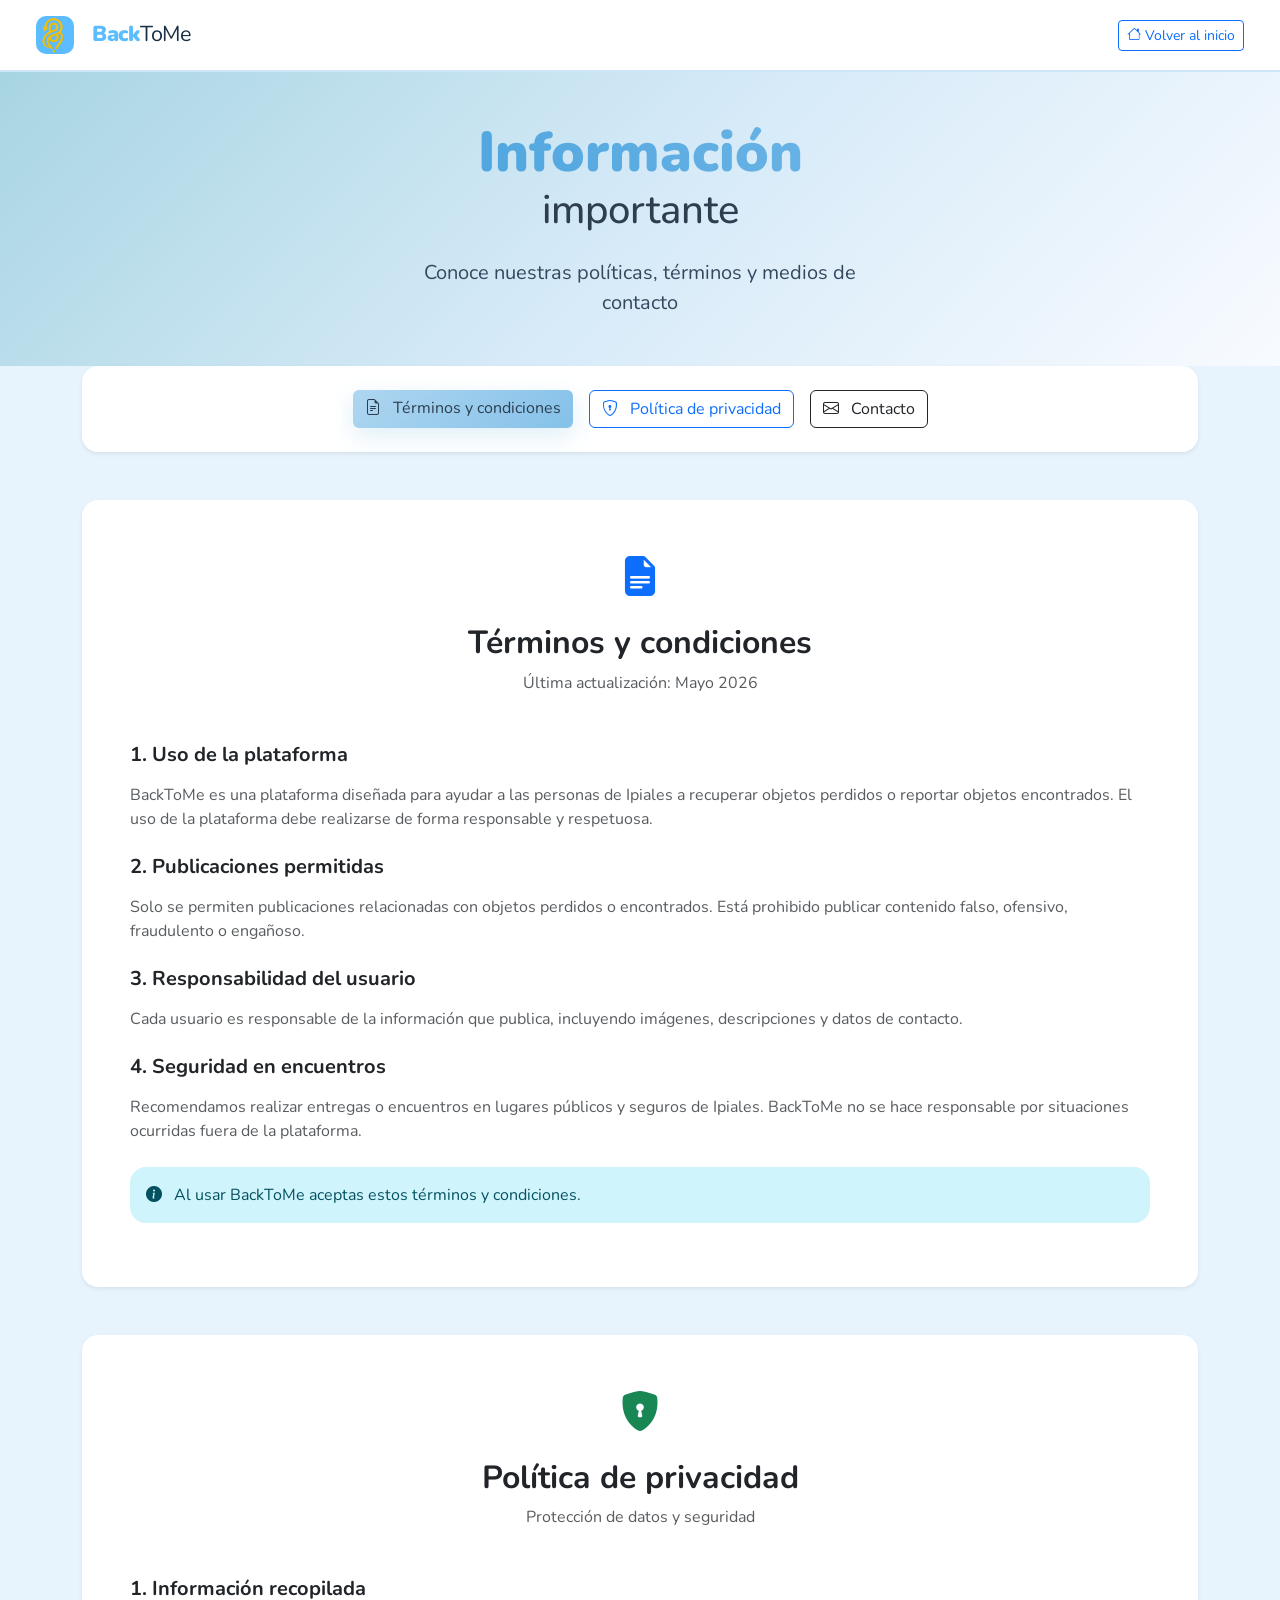
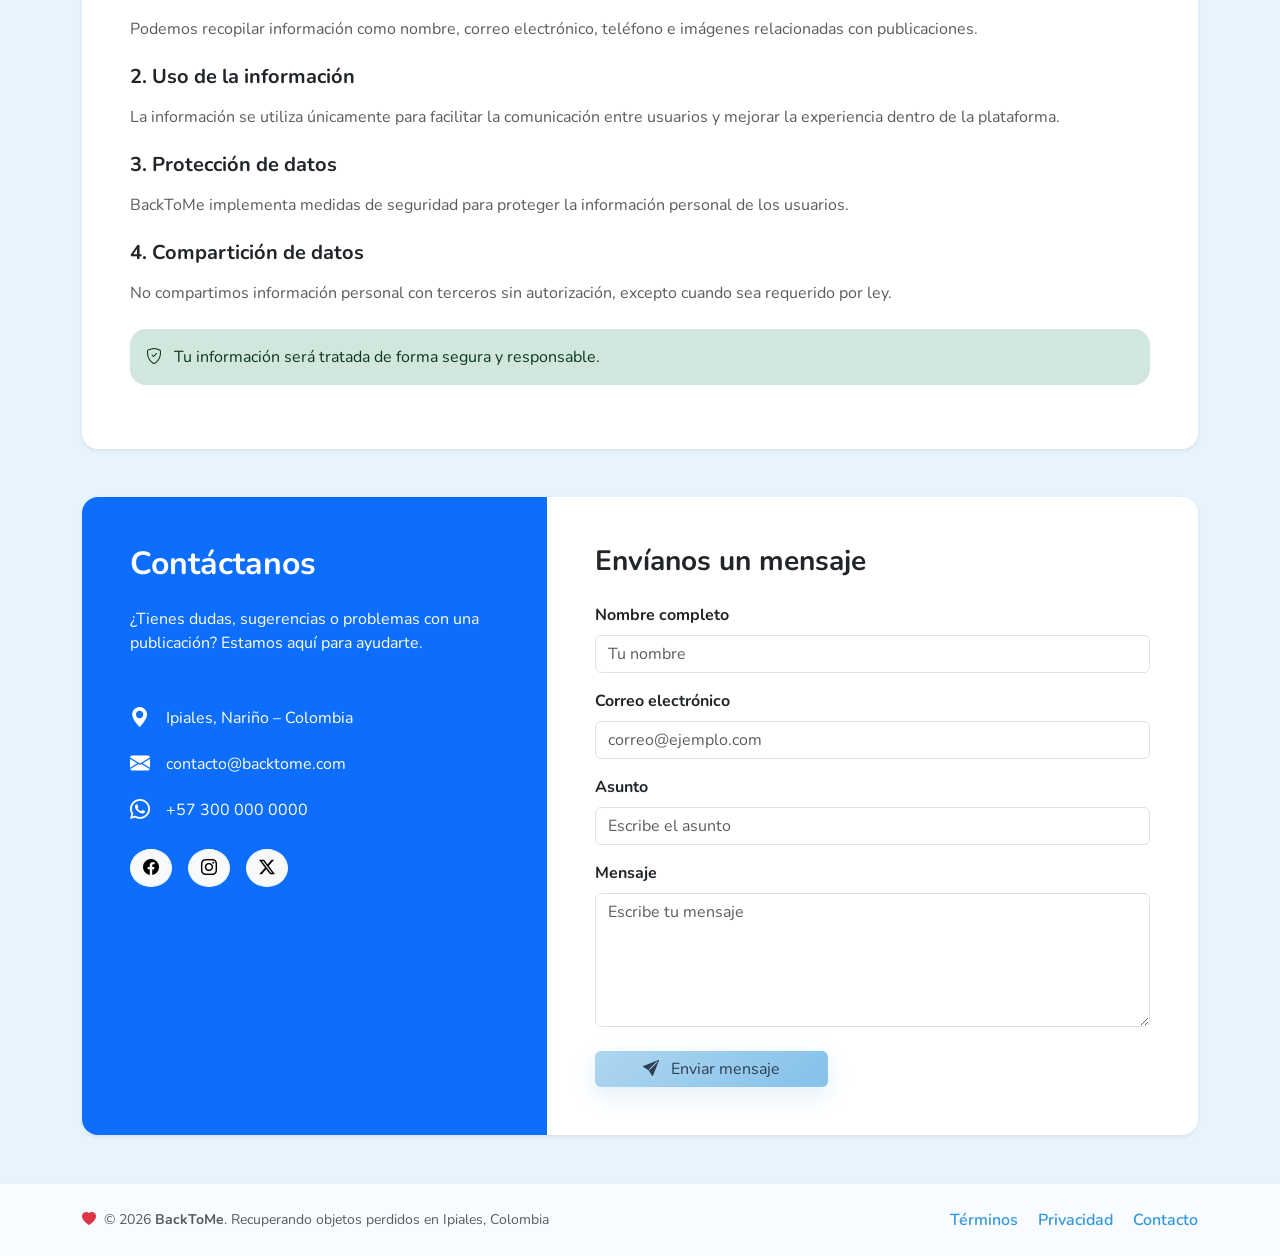
<file: terminos.html>
<!DOCTYPE html>
<html lang="es">
<head>

  <!-- ============================================================
     META
     ============================================================ -->
  <meta charset="UTF-8">
  <meta name="viewport" content="width=device-width, initial-scale=1.0">

  <title>BackToMe – Términos, Privacidad y Contacto</title>

  <!-- Bootstrap -->
  <link
    href="https://cdn.jsdelivr.net/npm/bootstrap@5.3.3/dist/css/bootstrap.min.css"
    rel="stylesheet">

  <!-- Bootstrap Icons -->
  <link
    href="https://cdn.jsdelivr.net/npm/bootstrap-icons@1.11.3/font/bootstrap-icons.min.css"
    rel="stylesheet">

  <!-- Google Fonts -->
  <link
    href="https://fonts.googleapis.com/css2?family=Nunito:wght@400;600;700;800&display=swap"
    rel="stylesheet">

  <!-- Tus estilos -->
  <link rel="stylesheet" href="styles.css">

</head>

<body>

  <!-- ============================================================
     NAVBAR
     ============================================================ -->
  <nav class="btm-navbar px-4 py-3">

    <div class="container-fluid d-flex align-items-center justify-content-between">

      <!-- LOGO -->
      <a href="index.html"
        class="btm-logo d-flex align-items-center text-decoration-none">

        <div class="btm-logo-img me-2">
          <img src="imagenes/logo.png" width="38">
        </div>

        <span class="btm-logo-text">
          <span class="bold-part">Back</span><span class="light-part">ToMe</span>
        </span>

      </a>

      <!-- BOTÓN -->
      <a href="index.html" class="btn btn-outline-primary btn-sm">
        <i class="bi bi-house"></i> Volver al inicio
      </a>

    </div>

  </nav>

  <!-- ============================================================
     HERO
     ============================================================ -->
  <section class="hero-section py-5 px-4">

    <div class="container text-center">

      <h1 class="hero-title mb-4">
        <span class="bold-part">Información</span> importante
      </h1>

      <p class="hero-subtitle">
        Conoce nuestras políticas, términos y medios de contacto
      </p>

    </div>

  </section>

  <!-- ============================================================
     NAVEGACIÓN INTERNA
     ============================================================ -->
  <section class="container mb-5">

    <div class="card border-0 shadow-sm rounded-4">

      <div class="card-body p-4">

        <div class="d-flex flex-wrap justify-content-center gap-3">

          <a href="#terminos" class="btn btn-pastel-primary">
            <i class="bi bi-file-earmark-text me-2"></i>
            Términos y condiciones
          </a>

          <a href="#privacidad" class="btn btn-outline-primary">
            <i class="bi bi-shield-lock me-2"></i>
            Política de privacidad
          </a>

          <a href="#contacto" class="btn btn-outline-dark">
            <i class="bi bi-envelope me-2"></i>
            Contacto
          </a>

        </div>

      </div>

    </div>

  </section>

  <!-- ============================================================
     TÉRMINOS Y CONDICIONES
     ============================================================ -->
  <section id="terminos" class="container pb-5">

    <div class="card border-0 shadow-sm rounded-4">

      <div class="card-body p-5">

        <!-- TÍTULO -->
        <div class="mb-5 text-center">

          <div class="mb-3">
            <i class="bi bi-file-earmark-text-fill fs-1 text-primary"></i>
          </div>

          <h2 class="fw-bold">
            Términos y condiciones
          </h2>

          <p class="text-muted">
            Última actualización: Mayo 2026
          </p>

        </div>

        <!-- CONTENIDO -->
        <div class="mb-4">

          <h5 class="fw-bold mb-3">
            1. Uso de la plataforma
          </h5>

          <p class="text-muted">
            BackToMe es una plataforma diseñada para ayudar a las personas
            de Ipiales a recuperar objetos perdidos o reportar objetos encontrados.
            El uso de la plataforma debe realizarse de forma responsable y respetuosa.
          </p>

        </div>

        <div class="mb-4">

          <h5 class="fw-bold mb-3">
            2. Publicaciones permitidas
          </h5>

          <p class="text-muted">
            Solo se permiten publicaciones relacionadas con objetos perdidos
            o encontrados. Está prohibido publicar contenido falso,
            ofensivo, fraudulento o engañoso.
          </p>

        </div>

        <div class="mb-4">

          <h5 class="fw-bold mb-3">
            3. Responsabilidad del usuario
          </h5>

          <p class="text-muted">
            Cada usuario es responsable de la información que publica,
            incluyendo imágenes, descripciones y datos de contacto.
          </p>

        </div>

        <div class="mb-4">

          <h5 class="fw-bold mb-3">
            4. Seguridad en encuentros
          </h5>

          <p class="text-muted">
            Recomendamos realizar entregas o encuentros en lugares públicos
            y seguros de Ipiales. BackToMe no se hace responsable por
            situaciones ocurridas fuera de la plataforma.
          </p>

        </div>

        <div class="alert alert-info border-0 rounded-4">

          <i class="bi bi-info-circle-fill me-2"></i>

          Al usar BackToMe aceptas estos términos y condiciones.

        </div>

      </div>

    </div>

  </section>

  <!-- ============================================================
     POLÍTICA DE PRIVACIDAD
     ============================================================ -->
  <section id="privacidad" class="container pb-5">

    <div class="card border-0 shadow-sm rounded-4">

      <div class="card-body p-5">

        <!-- TÍTULO -->
        <div class="mb-5 text-center">

          <div class="mb-3">
            <i class="bi bi-shield-lock-fill fs-1 text-success"></i>
          </div>

          <h2 class="fw-bold">
            Política de privacidad
          </h2>

          <p class="text-muted">
            Protección de datos y seguridad
          </p>

        </div>

        <!-- CONTENIDO -->
        <div class="mb-4">

          <h5 class="fw-bold mb-3">
            1. Información recopilada
          </h5>

          <p class="text-muted">
            Podemos recopilar información como nombre, correo electrónico,
            teléfono e imágenes relacionadas con publicaciones.
          </p>

        </div>

        <div class="mb-4">

          <h5 class="fw-bold mb-3">
            2. Uso de la información
          </h5>

          <p class="text-muted">
            La información se utiliza únicamente para facilitar la comunicación
            entre usuarios y mejorar la experiencia dentro de la plataforma.
          </p>

        </div>

        <div class="mb-4">

          <h5 class="fw-bold mb-3">
            3. Protección de datos
          </h5>

          <p class="text-muted">
            BackToMe implementa medidas de seguridad para proteger
            la información personal de los usuarios.
          </p>

        </div>

        <div class="mb-4">

          <h5 class="fw-bold mb-3">
            4. Compartición de datos
          </h5>

          <p class="text-muted">
            No compartimos información personal con terceros sin autorización,
            excepto cuando sea requerido por ley.
          </p>

        </div>

        <div class="alert alert-success border-0 rounded-4">

          <i class="bi bi-shield-check me-2"></i>

          Tu información será tratada de forma segura y responsable.

        </div>

      </div>

    </div>

  </section>

  <!-- ============================================================
     CONTACTO
     ============================================================ -->
  <section id="contacto" class="container pb-5">

    <div class="card border-0 shadow-sm rounded-4 overflow-hidden">

      <div class="row g-0">

        <!-- INFORMACIÓN -->
        <div class="col-lg-5 bg-primary text-white p-5">

          <h2 class="fw-bold mb-4">
            Contáctanos
          </h2>

          <p class="mb-5">
            ¿Tienes dudas, sugerencias o problemas con una publicación?
            Estamos aquí para ayudarte.
          </p>

          <!-- DATOS -->
          <div class="mb-4">

            <div class="d-flex align-items-center mb-3">
              <i class="bi bi-geo-alt-fill fs-5 me-3"></i>

              <span>
                Ipiales, Nariño – Colombia
              </span>
            </div>

            <div class="d-flex align-items-center mb-3">
              <i class="bi bi-envelope-fill fs-5 me-3"></i>

              <span>
                contacto@backtome.com
              </span>
            </div>

            <div class="d-flex align-items-center mb-3">
              <i class="bi bi-whatsapp fs-5 me-3"></i>

              <span>
                +57 300 000 0000
              </span>
            </div>

          </div>

          <!-- REDES -->
          <div class="d-flex gap-3 mt-4">

            <a href="#" class="btn btn-light rounded-circle">
              <i class="bi bi-facebook"></i>
            </a>

            <a href="#" class="btn btn-light rounded-circle">
              <i class="bi bi-instagram"></i>
            </a>

            <a href="#" class="btn btn-light rounded-circle">
              <i class="bi bi-twitter-x"></i>
            </a>

          </div>

        </div>

        <!-- FORMULARIO -->
        <div class="col-lg-7 p-5">

          <h3 class="fw-bold mb-4">
            Envíanos un mensaje
          </h3>

          <form>

            <!-- NOMBRE -->
            <div class="mb-3">

              <label class="form-label fw-bold">
                Nombre completo
              </label>

              <input
                type="text"
                class="form-control"
                placeholder="Tu nombre">

            </div>

            <!-- EMAIL -->
            <div class="mb-3">

              <label class="form-label fw-bold">
                Correo electrónico
              </label>

              <input
                type="email"
                class="form-control"
                placeholder="correo@ejemplo.com">

            </div>

            <!-- ASUNTO -->
            <div class="mb-3">

              <label class="form-label fw-bold">
                Asunto
              </label>

              <input
                type="text"
                class="form-control"
                placeholder="Escribe el asunto">

            </div>

            <!-- MENSAJE -->
            <div class="mb-4">

              <label class="form-label fw-bold">
                Mensaje
              </label>

              <textarea
                class="form-control"
                rows="5"
                placeholder="Escribe tu mensaje"></textarea>

            </div>

            <!-- BOTÓN -->
            <button class="btn btn-pastel-primary px-5">

              <i class="bi bi-send-fill me-2"></i>

              Enviar mensaje

            </button>

          </form>

        </div>

      </div>

    </div>

  </section>

  <!-- ============================================================
     FOOTER
     ============================================================ -->
  <footer class="footer-section py-4">

    <div class="container">

      <div class="row align-items-center">

        <div class="col-md-6">

          <p class="mb-0 text-muted small">

            <i class="bi bi-heart-fill text-danger me-1"></i>

            © 2026 <strong>BackToMe</strong>.
            Recuperando objetos perdidos en Ipiales, Colombia

          </p>

        </div>

        <div class="col-md-6 text-md-end mt-2 mt-md-0">

          <a href="#terminos" class="footer-link me-3">
            Términos
          </a>

          <a href="#privacidad" class="footer-link me-3">
            Privacidad
          </a>

          <a href="#contacto" class="footer-link">
            Contacto
          </a>

        </div>

      </div>

    </div>

  </footer>

  <!-- ============================================================
     SCRIPTS
     ============================================================ -->
  <script
    src="https://cdn.jsdelivr.net/npm/bootstrap@5.3.3/dist/js/bootstrap.bundle.min.js">
  </script>

</body>
</html>
</file>
<file: styles.css>
/* ================================================================
   STYLES.CSS  –  BackToMe
   Hoja de estilos compartida: index.html + admin.html
   Paleta: Azul pastel / Celeste claro
   ================================================================ */

/* ----------------------------------------------------------------
   VARIABLES GLOBALES
   Un único lugar para cambiar colores, sombras y radios.
   ---------------------------------------------------------------- */
:root {
  /* Paleta principal */
  --btm-primary:        #5bbcff;
  --btm-primary-dark:   #3498DB;
  --btm-primary-mid:    #85C1E9;
  --btm-primary-soft:   #A8D5E2;
  --btm-primary-lite:   #74BBF0;

  /* Fondos */
  --btm-light:          #e8f4fd;
  --btm-card-bg:        #ffffff;
  --btm-bg-page:        #F8FBFF;

  /* Bordes */
  --btm-border:         #cde7f8;

  /* Texto */
  --btm-text:           #1a2f45;
  --btm-muted:          #6b8aaa;

  /* Semánticos */
  --btm-danger:         #dc3545;
  --btm-success:        #198754;
  --btm-warning:        #fd7e14;
  --btm-purple:         #6f42c1;

  /* Radios */
  --radius-card:        16px;
  --radius-btn:         12px;

  /* Sombras */
  --shadow-card:        0 6px 24px rgba(47, 158, 232, 0.15);
  --shadow-hover:       0 25px 50px rgba(0, 0, 0, 0.15);

  /* Tipografía */
  --font-body:          'Nunito', sans-serif;
}

/* ----------------------------------------------------------------
   RESET MÍNIMO
   ---------------------------------------------------------------- */
*,
*::before,
*::after {
  box-sizing: border-box;
}

/* ----------------------------------------------------------------
   BODY
   ---------------------------------------------------------------- */
body {
  font-family: var(--font-body);
  background-color: var(--btm-light);
  color: var(--btm-text);
  min-height: 100vh;
}

/* ================================================================
   NAVBAR
   Sticky top, borde inferior sutil.
   ================================================================ */
.btm-navbar {
  background-color: var(--btm-card-bg);
  border-bottom: 2px solid var(--btm-border);
  position: sticky;
  top: 0;
  z-index: 100;
  display: flex;
  justify-content: space-between;
  align-items: center;
}

/* ── Logo ── */
.btm-logo {
  display: flex;
  align-items: center;
  gap: 10px;
  text-decoration: none;
}

.btm-logo-img {
  width: 38px;
  height: 38px;
  border-radius: 10px;
  background-color: var(--btm-primary);
  display: flex;
  align-items: center;
  justify-content: center;
  overflow: hidden;
  flex-shrink: 0;
}

.btm-logo-img img {
  width: 100%;
  height: 100%;
  object-fit: contain;
  object-position: center;
}

.btm-logo-text {
  font-size: 1.35rem;
  letter-spacing: -0.5px;
  line-height: 1;
}

.btm-logo-text .bold-part  { font-weight: 900; color: var(--btm-primary); }
.btm-logo-text .light-part { font-weight: 400; color: var(--btm-text); }

/* ================================================================
   NAVBAR – MENÚ CENTRAL (nuevo)
   ================================================================ */
.nav {
  align-items: center;
  margin-bottom: 0; /* quita espacio raro */
}

.nav-link {
  color: var(--btm-text);
  font-weight: 600;
  padding: 6px 14px;
  border-radius: 10px;
  transition: all 0.25s ease;
}

/* Hover bonito */
.nav-link:hover {
  background: var(--btm-light);
  color: var(--btm-primary-dark);
}

/* Activo */
.nav-link.active {
  background: var(--btm-primary);
  color: white !important;
  box-shadow: 0 4px 12px rgba(91, 188, 255, 0.3);
}

/* ================================================================
   BOTONES AUTH (login / register)
   ================================================================ */
.navbar-actions .btn {
  border-radius: var(--radius-btn);
  font-weight: 600;
  transition: all 0.25s ease;
}

.navbar-actions .btn-outline-secondary:hover {
  background: var(--btm-light);
  border-color: var(--btm-primary);
  color: var(--btm-primary-dark);
}

.navbar-actions .btn-primary {
  background: var(--btm-primary);
  border: none;
}

.navbar-actions .btn-primary:hover {
  background: var(--btm-primary-dark);
  transform: translateY(-1px);
  box-shadow: 0 6px 18px rgba(91, 188, 255, 0.4);
}

/* ================================================================
   NAVBAR RESPONSIVE
   ================================================================ */
@media (max-width: 768px) {

  .nav {
    display: none !important; /* Oculta menú central en móvil */
  }

  .navbar-actions .btn {
    font-size: 0.8rem;
    padding: 6px 10px;
  }

}

.btm-navbar {
  transition: box-shadow 0.3s ease;
}

.btm-navbar:hover {
  box-shadow: 0 8px 25px rgba(0, 0, 0, 0.05);
}

/* ================================================================
   LAYOUT PRINCIPAL (Admin)
   ================================================================ */
.btm-main {
  max-width: 1200px;
  margin: 0 auto;
}

/* ================================================================
   ALERTA ADMIN
   ================================================================ */
.btm-alert-admin {
  background-color: #fff5f5;
  border: 1.5px solid #f5c6cb;
  border-radius: var(--radius-card);
  color: var(--btm-danger);
}

/* ================================================================
   TARJETAS DE ESTADÍSTICAS – Admin
   ================================================================ */
.stat-card {
  background-color: var(--btm-card-bg);
  border: 1.5px solid var(--btm-border);
  border-radius: var(--radius-card);
  padding: 1.4rem 1.6rem;
  display: flex;
  align-items: center;
  justify-content: space-between;
  transition: box-shadow 0.25s ease, transform 0.2s ease;
}

.stat-card:hover {
  box-shadow: var(--shadow-card);
  transform: translateY(-2px);
}

/* Etiqueta y valor (admin) */
.stat-card .stat-label {
  font-size: 0.82rem;
  font-weight: 600;
  color: var(--btm-muted);
  margin-bottom: 6px;
  text-transform: uppercase;
  letter-spacing: 0.4px;
}

.stat-card .stat-value {
  font-size: 2.1rem;
  font-weight: 900;
  color: var(--btm-text);
  line-height: 1;
  margin: 0;
}

/* ── Íconos de las stat-card (Admin) ── */
.stat-icon {
  width: 54px;
  height: 54px;
  border-radius: 14px;
  display: flex;
  align-items: center;
  justify-content: center;
  flex-shrink: 0;
}

.stat-icon i { font-size: 1.65rem; }

.stat-icon.icon-users   { background-color: #dbeffe; color: var(--btm-primary); }
.stat-icon.icon-posts   { background-color: #d4edda; color: var(--btm-success); }
.stat-icon.icon-new     { background-color: #e8d8f8; color: var(--btm-purple); }
.stat-icon.icon-reports { background-color: #ffe5d0; color: var(--btm-warning); }

/* ================================================================
   MENÚ LATERAL (Offcanvas)
   ================================================================ */
.menu {
  list-style: none;
  padding: 0;
  margin: 0;
}

.menu li {
  padding: 10px 12px;
  border-radius: 10px;
  cursor: pointer;
  transition: background 0.2s ease, color 0.2s ease;
}

.menu li:hover {
  background: var(--btm-light);
  color: var(--btm-primary-dark);
}

/* Link dentro de <li> */
.menu-link {
  text-decoration: none;
  color: inherit;
  display: flex;
  align-items: center;
  gap: 10px;
  width: 100%;
  transition: color 0.2s ease;
}

.menu-link:hover,
.menu-link.active { color: var(--btm-primary-dark); }

/* Cerrar sesión */
.logout {
  display: flex;
  align-items: center;
  gap: 10px;
  padding: 10px;
  cursor: pointer;
  color: var(--btm-danger);
  font-weight: 600;
  background: none;
  border: none;
  font-family: var(--font-body);
  font-size: 1rem;
  transition: opacity 0.2s ease;
}

.logout:hover { opacity: 0.75; }

/* ================================================================
   TABS (Admin – Gestión de contenido)
   ================================================================ */
.tabs {
  display: flex;
  background: #f1f3f5;
  border-radius: 30px;
  padding: 5px;
  gap: 4px;
}

.tab {
  flex: 1;
  border: none;
  background: transparent;
  padding: 10px;
  border-radius: 30px;
  cursor: pointer;
  font-family: var(--font-body);
  font-weight: 600;
  transition: background 0.3s ease, box-shadow 0.3s ease;
}

.tab.active {
  background: var(--btm-card-bg);
  box-shadow: 0 2px 8px rgba(0, 0, 0, 0.1);
}

/* ================================================================
   BUSCADOR (Admin)
   ================================================================ */
.search-box {
  display: flex;
  align-items: center;
  background: #f1f3f5;
  border-radius: 10px;
  padding: 10px 14px;
  gap: 10px;
}

.search-box input {
  border: none;
  background: transparent;
  width: 100%;
  outline: none;
  font-family: var(--font-body);
  font-size: 0.95rem;
}

/* ================================================================
   ITEMS DE LISTA (Admin – usuarios / publicaciones)
   ================================================================ */
.item {
  background: var(--btm-card-bg);
  border: 1px solid #eee;
  border-radius: 12px;
  padding: 15px;
  margin-bottom: 10px;
  display: flex;
  justify-content: space-between;
  align-items: flex-start;
  transition: box-shadow 0.2s ease;
}

.item:hover {
  box-shadow: 0 4px 16px rgba(0, 0, 0, 0.08);
}

/* Tarjeta de usuario con todos los datos */
.usuario-card {
  flex: 1;
  margin-right: 15px;
}

.usuario-card .row > div {
  margin-bottom: 8px;
}

.admin-user-photos {
  display: flex;
  flex-wrap: wrap;
  gap: 12px;
}

.admin-photo-thumb,
.admin-photo-empty {
  width: 132px;
  min-height: 132px;
  border: 1px solid var(--btm-border);
  border-radius: 10px;
  background: #fff;
  padding: 8px;
  color: var(--btm-text);
  display: flex;
  flex-direction: column;
  gap: 8px;
  align-items: center;
  justify-content: center;
}

.admin-photo-thumb {
  cursor: pointer;
  transition: border-color 0.2s ease, box-shadow 0.2s ease, transform 0.2s ease;
}

.admin-photo-thumb:hover {
  border-color: var(--btm-primary);
  box-shadow: 0 6px 18px rgba(52, 152, 219, 0.16);
  transform: translateY(-1px);
}

.admin-photo-thumb img {
  width: 100%;
  height: 92px;
  border-radius: 8px;
  object-fit: cover;
}

.admin-photo-thumb.document img {
  object-fit: contain;
  background: #f8fbff;
}

.admin-photo-thumb span,
.admin-photo-empty span {
  font-size: 0.78rem;
  font-weight: 700;
  text-align: center;
}

.admin-photo-empty {
  color: var(--btm-text-muted);
  background: #f8fbff;
  border-style: dashed;
}

.admin-photo-empty i {
  font-size: 1.8rem;
}

.admin-photo-modal-img {
  width: 100%;
  max-height: 72vh;
  object-fit: contain;
  border-radius: 8px;
  background: #fff;
}

/* Badge de rol */
.badge-role {
  background: var(--btm-light);
  color: var(--btm-primary-dark);
  padding: 3px 8px;
  border-radius: 8px;
  font-size: 0.75rem;
  font-weight: 600;
}

/* Sección de gestión */
.gestion-contenido {
  border-radius: var(--radius-card);
  border: 1.5px solid var(--btm-border);
}

/* ================================================================
   HERO SECTION (Index)
   ================================================================ */
.hero-section {
  background: linear-gradient(135deg,
    #A8D5E2 0%,   /* Azul pastel */
    #D6EAF8 50%,  /* Celeste pastel */
    #F8FBFF 100%  /* Blanco hielo */
  );
  color: #2C3E50;
  margin-top: -1px; /* Elimina micro-gap con el navbar */
}

/* Título hero con gradiente de texto */
.hero-title .bold-part {
  font-weight: 900;
  font-size: clamp(2.5rem, 5vw, 3.5rem);
  background: linear-gradient(45deg, var(--btm-primary-dark), var(--btm-primary-mid));
  -webkit-background-clip: text;
  -webkit-text-fill-color: transparent;
  background-clip: text;
  display: block;
}

.hero-subtitle {
  font-size: 1.25rem;
  color: #34495E;
  max-width: 500px;
  margin: 0 auto;
}

/* ── Botones pastel del hero ── */
.btn-pastel-primary {
  background: linear-gradient(135deg, #AED6F0, var(--btm-primary-mid));
  border: none;
  color: #2C3E50;
  box-shadow: 0 8px 25px rgba(174, 214, 240, 0.4);
  transition: all 0.3s ease;
}

.btn-pastel-primary:hover {
  background: linear-gradient(135deg, var(--btm-primary-mid), var(--btm-primary-lite));
  transform: translateY(-2px);
  box-shadow: 0 12px 35px rgba(174, 214, 240, 0.6);
  color: #2C3E50;
}

.btn-pastel-secondary {
  background: linear-gradient(135deg, #F8FBFF, #E8F6F3);
  border: 2px solid var(--btm-primary-soft);
  color: #2C3E50;
  box-shadow: 0 8px 25px rgba(168, 213, 226, 0.3);
  transition: all 0.3s ease;
}

.btn-pastel-secondary:hover {
  background: linear-gradient(135deg, #E8F6F3, #D5F4E6);
  transform: translateY(-2px);
  box-shadow: 0 12px 35px rgba(168, 213, 226, 0.5);
  color: #2C3E50;
}

/* ================================================================
   ESTADÍSTICAS – Index (stat-card-home)
   Diferente de stat-card del admin: más grandes y coloridas.
   ================================================================ */
.stats-section {
  background: var(--btm-bg-page);
}

.stat-card-home {
  padding: 2.5rem 1.5rem;
  border-radius: 24px;
  background: var(--btm-card-bg);
  box-shadow: 0 4px 20px rgba(0, 0, 0, 0.08);
  border: 1px solid rgba(255, 255, 255, 0.5);
  position: relative;
  overflow: hidden;
  transition: transform 0.4s cubic-bezier(0.4, 0, 0.2, 1), box-shadow 0.4s ease;
}

/* Barra de color superior por variante */
.stat-card-home::before {
  content: '';
  position: absolute;
  top: 0;
  left: 0;
  right: 0;
  height: 4px;
  border-radius: 24px 24px 0 0;
}

.stat-card-home.success::before { background: linear-gradient(90deg, #D5F4E6, #A9DFBF); }
.stat-card-home.primary::before { background: linear-gradient(90deg, #AED6F0, var(--btm-primary-mid)); }
.stat-card-home.warning::before { background: linear-gradient(90deg, #FEF9E7, #FAD7A8); }
.stat-card-home.info::before    { background: linear-gradient(90deg, #E8F6F3, #B2DFDB); }

/* Ícono circular grande (Index) */
.stat-card-home .stat-icon {
  width: 85px;
  height: 85px;
  border-radius: 50%;
  margin: 0 auto 1.5rem;
  font-size: 2.2rem;
  box-shadow: 0 8px 25px rgba(0, 0, 0, 0.1);
}

.stat-card-home.success .stat-icon { background: linear-gradient(135deg, #D5F4E6, #C8E6C9); color: #2E7D32; }
.stat-card-home.primary .stat-icon { background: linear-gradient(135deg, #BBDEFB, #90CAF9); color: #1565C0; }
.stat-card-home.warning .stat-icon { background: linear-gradient(135deg, #FFF8E1, #FFF59D); color: #F57C00; }
.stat-card-home.info    .stat-icon { background: linear-gradient(135deg, #E0F2F1, #B2DFDB); color: #00695C; }

/* Valor (Index) */
.stat-card-home .stat-value {
  font-size: clamp(2rem, 4vw, 2.8rem);
  font-weight: 900;
  color: #1A237E;
  line-height: 1.1;
  margin-bottom: 0.75rem;
}

/* Etiqueta (Index) */
.stat-card-home .stat-label {
  font-size: 0.95rem;
  font-weight: 700;
  color: #546E7A;
  text-transform: uppercase;
  letter-spacing: 1px;
}

.stat-card-home:hover {
  transform: translateY(-12px);
  box-shadow: var(--shadow-hover) !important;
}

/* ================================================================
   PUBLICACIONES RECIENTES – Cards hover
   ================================================================ */
.hover-card {
  transition: transform 0.3s ease, box-shadow 0.3s ease;
  border-radius: var(--radius-card);
}

.hover-card:hover {
  transform: translateY(-4px);
  box-shadow: var(--shadow-card);
}

.publicacion-card {
  cursor: pointer;
  overflow: hidden;
  border: 1px solid rgba(205, 231, 248, 0.9);
}

.publicacion-card:focus-visible {
  outline: 3px solid rgba(91, 188, 255, 0.45);
  outline-offset: 3px;
}

.publicacion-card-media {
  position: relative;
  height: 168px;
  background: linear-gradient(135deg, #f8fbff, #e8f4fd);
  display: flex;
  align-items: center;
  justify-content: center;
  overflow: hidden;
}

.publicacion-card-media img {
  width: 100%;
  height: 100%;
  object-fit: contain;
  object-position: center;
  padding: 8px;
}

.publicacion-card-title {
  min-width: 0;
  margin: 0;
  font-weight: 800;
  line-height: 1.25;
  display: -webkit-box;
  -webkit-line-clamp: 2;
  -webkit-box-orient: vertical;
  overflow: hidden;
}

.publicacion-photo-count {
  position: absolute;
  right: 10px;
  bottom: 10px;
  display: inline-flex;
  align-items: center;
  gap: 5px;
  padding: 5px 9px;
  border-radius: 999px;
  background: rgba(26, 47, 69, 0.82);
  color: #fff;
  font-size: 0.78rem;
  font-weight: 700;
  line-height: 1;
  backdrop-filter: blur(8px);
}

.detalle-publicacion-gallery {
  background: #f8fbff;
}

.detalle-publicacion-gallery .carousel,
.detalle-publicacion-gallery .carousel-inner,
.detalle-publicacion-gallery .carousel-item {
  height: min(68vh, 620px);
  min-height: 360px;
}

.detalle-publicacion-img {
  width: 100%;
  height: 100%;
  object-fit: contain;
  object-position: center;
  padding: 18px;
}

.detalle-publicacion-info {
  height: 100%;
  padding: 2rem;
  background: #fff;
}

.detalle-publicacion-meta {
  display: grid;
  gap: 12px;
  margin: 0 0 1.5rem;
}

.detalle-publicacion-meta div {
  padding: 12px 14px;
  border: 1px solid var(--btm-border);
  border-radius: 12px;
  background: var(--btm-bg-page);
}

.detalle-publicacion-meta dt {
  margin-bottom: 4px;
  color: var(--btm-muted);
  font-size: 0.78rem;
  font-weight: 800;
  text-transform: uppercase;
  letter-spacing: 0.04em;
}

.detalle-publicacion-meta dd,
.detalle-publicacion-text {
  margin: 0;
  color: var(--btm-text);
  overflow-wrap: anywhere;
}

.detalle-carousel-control {
  width: 58px;
}

/* ================================================================
   MIS PUBLICACIONES
   ================================================================ */
.mis-publicaciones-hero {
  display: flex;
  align-items: center;
  justify-content: space-between;
  gap: 1rem;
  padding: 2rem;
  border: 1.5px solid var(--btm-border);
  border-radius: var(--radius-card);
  background: linear-gradient(135deg, #ffffff 0%, #f8fbff 55%, #e8f4fd 100%);
  box-shadow: var(--shadow-card);
}

.fw-black {
  font-weight: 900;
}

.mis-publicaciones-toolbar {
  display: grid;
  grid-template-columns: minmax(0, 1fr) 220px;
  gap: 12px;
}

.mis-publicaciones-list {
  display: grid;
  gap: 14px;
}

.mis-publicacion-item {
  display: grid;
  grid-template-columns: 132px minmax(0, 1fr) auto;
  align-items: center;
  gap: 16px;
  padding: 14px;
  border: 1px solid var(--btm-border);
  border-radius: 14px;
  background: #fff;
  transition: border-color 0.2s ease, box-shadow 0.2s ease, transform 0.2s ease;
}

.mis-publicacion-item:hover {
  border-color: var(--btm-primary-mid);
  box-shadow: 0 8px 24px rgba(47, 158, 232, 0.12);
  transform: translateY(-1px);
}

.mis-publicacion-thumb {
  position: relative;
  width: 132px;
  height: 104px;
  border-radius: 12px;
  overflow: hidden;
  background: var(--btm-bg-page);
  border: 1px solid rgba(205, 231, 248, 0.9);
}

.mis-publicacion-thumb img {
  width: 100%;
  height: 100%;
  object-fit: contain;
  object-position: center;
  padding: 6px;
}

.mis-publicacion-thumb span {
  position: absolute;
  right: 7px;
  bottom: 7px;
  display: inline-flex;
  align-items: center;
  gap: 4px;
  padding: 4px 7px;
  border-radius: 999px;
  background: rgba(26, 47, 69, 0.82);
  color: #fff;
  font-size: 0.75rem;
  font-weight: 800;
}

.mis-publicacion-content {
  min-width: 0;
}

.mis-publicacion-content p {
  display: -webkit-box;
  -webkit-line-clamp: 2;
  -webkit-box-orient: vertical;
  overflow: hidden;
}

.mis-publicacion-meta {
  display: flex;
  flex-wrap: wrap;
  gap: 8px 14px;
  color: var(--btm-muted);
  font-size: 0.86rem;
}

.mis-publicacion-meta span {
  display: inline-flex;
  align-items: center;
  gap: 5px;
  min-width: 0;
}

.mis-publicacion-actions {
  display: flex;
  gap: 8px;
  flex-wrap: wrap;
  justify-content: flex-end;
}

.mis-publicaciones-empty {
  padding: 3rem 1rem;
  text-align: center;
}

.mis-publicaciones-empty i {
  display: block;
  color: var(--btm-primary-dark);
  font-size: 3rem;
  margin-bottom: 0.75rem;
}

.mis-publicaciones-photos {
  display: flex;
  flex-wrap: wrap;
  gap: 10px;
}

.mis-publicacion-photo-link {
  width: 92px;
  height: 92px;
  border: 1px solid var(--btm-border);
  border-radius: 10px;
  background: var(--btm-bg-page);
  overflow: hidden;
}

.mis-publicacion-photo-link img {
  width: 100%;
  height: 100%;
  object-fit: contain;
  padding: 5px;
}

.mis-publicaciones-alert {
  position: fixed;
  top: 18px;
  right: 18px;
  z-index: 2000;
  min-width: min(340px, calc(100vw - 32px));
  box-shadow: var(--shadow-card);
}

/* ================================================================
   SECCIÓN SEGURIDAD (Index)
   ================================================================ */
.seguridad-section {
  background: linear-gradient(135deg, #F8FBFF 0%, #E8F6F3 100%);
  border-top: 1px solid rgba(0, 0, 0, 0.05);
}

.seguridad-card {
  border-radius: 24px;
  background: rgba(255, 255, 255, 0.9);
  backdrop-filter: blur(10px);
  -webkit-backdrop-filter: blur(10px);
}

/* Ícono del encabezado de seguridad */
.seguridad-icon {
  width: 80px;
  height: 80px;
  margin: 0 auto;
  background: linear-gradient(135deg, var(--btm-primary-soft), var(--btm-primary-mid));
  border-radius: 50%;
  display: flex;
  align-items: center;
  justify-content: center;
  box-shadow: 0 10px 30px rgba(168, 213, 226, 0.4);
}

/* Items de recomendación */
.seguridad-item {
  text-align: center;
  padding: 1.5rem;
  border-radius: var(--radius-card);
  background: var(--btm-card-bg);
  box-shadow: 0 4px 20px rgba(0, 0, 0, 0.08);
  border: 1px solid rgba(255, 255, 255, 0.8);
  transition: transform 0.3s ease, box-shadow 0.3s ease;
}

.seguridad-item:hover {
  transform: translateY(-5px);
  box-shadow: 0 15px 40px rgba(0, 0, 0, 0.12);
}

.item-icon {
  width: 50px;
  height: 50px;
  border-radius: 12px;
  display: flex;
  align-items: center;
  justify-content: center;
  font-size: 1.2rem;
  margin: 0 auto 1rem;
}

/* ================================================================
   FOOTER (Index)
   ================================================================ */
.footer-section {
  background: var(--btm-bg-page);
  border-top: 1px solid rgba(0, 0, 0, 0.05);
  color: #6C757D;
}

.footer-link {
  color: var(--btm-primary-dark);
  text-decoration: none;
  font-weight: 600;
  transition: color 0.3s ease;
}

.footer-link:hover {
  color: var(--btm-primary-mid);
  text-decoration: underline;
}

/* ================================================================
   MODALES (Index)
   ================================================================ */
.modal-content {
  border-radius: 24px;
  overflow: hidden;
}

/* Gradientes de cabecera de modales */
.bg-gradient-primary {
  background: linear-gradient(135deg, var(--btm-primary-dark) 0%, var(--btm-primary-mid) 100%);
}

.bg-gradient-info {
  background: linear-gradient(135deg, #17A2B8 0%, #20C997 100%);
}

/* Ícono en cabecera del modal */
.modal-icon {
  width: 50px;
  height: 50px;
  background: rgba(255, 255, 255, 0.2);
  border-radius: 12px;
  display: flex;
  align-items: center;
  justify-content: center;
  backdrop-filter: blur(10px);
}

/* Dropzone de fotos */
.dropzone {
  border: 2px dashed var(--btm-primary-soft) !important;
  cursor: pointer;
  transition: background 0.3s ease, border-color 0.3s ease, transform 0.2s ease;
}

.dropzone:hover {
  background: var(--btm-bg-page) !important;
  border-color: var(--btm-primary-mid) !important;
  transform: scale(1.01);
}

/* Filtros en modal de búsqueda */
.filtros-section {
  background: var(--btm-bg-page);
  border-radius: var(--radius-card);
  padding: 1.5rem;
  border: 1px solid rgba(168, 213, 226, 0.3);
}

/* Item de resultado en buscador */
.resultado-item {
  transition: background 0.3s ease, transform 0.2s ease, box-shadow 0.2s ease;
}

.resultado-item:hover {
  background: var(--btm-bg-page) !important;
  transform: translateX(4px);
  box-shadow: 0 5px 20px rgba(0, 0, 0, 0.08);
}

/* ================================================================
   RESPONSIVE
   ================================================================ */
@media (max-width: 768px) {
  /* Hero */
  .hero-title .bold-part { font-size: 2.5rem; }
  .btn-lg { padding: 1rem 2rem; font-size: 1rem; }

  /* Seguridad */
  .seguridad-item { margin-bottom: 1rem; }
  .footer-section .col-md-6:last-child { text-align: center; margin-top: 1rem; }

  .publicacion-card-media {
    height: 150px;
  }

  .detalle-publicacion-gallery .carousel,
  .detalle-publicacion-gallery .carousel-inner,
  .detalle-publicacion-gallery .carousel-item {
    height: 52vh;
    min-height: 280px;
  }

  .detalle-publicacion-info {
    padding: 1.5rem;
  }

  .mis-publicaciones-hero {
    align-items: flex-start;
    flex-direction: column;
    padding: 1.5rem;
  }

  .mis-publicaciones-toolbar {
    grid-template-columns: 1fr;
  }

  .mis-publicacion-item {
    grid-template-columns: 1fr;
  }

  .mis-publicacion-thumb {
    width: 100%;
    height: 190px;
  }

  .mis-publicacion-actions {
    justify-content: stretch;
  }

  .mis-publicacion-actions .btn {
    flex: 1;
  }

  /* Modales */
  .modal-dialog { margin: 1rem; }
  .modal-body   { padding: 1.5rem; }
}

@media (max-width: 480px) {
  .stat-card-home { padding: 1.5rem 1rem; }
}

/* ================================================================
   NAVBAR - ESTILO PARA OPCIÓN ACTIVA (MEJORADO)
   ================================================================ */
.btm-navbar .nav .nav-link.active {
  background: var(--btm-primary);
  color: white !important;
  box-shadow: 0 4px 12px rgba(91, 188, 255, 0.3);
  border-radius: 10px;
}

.btm-navbar .nav .nav-link.active:hover {
  background: var(--btm-primary-dark);
  color: white !important;
}
</file>
